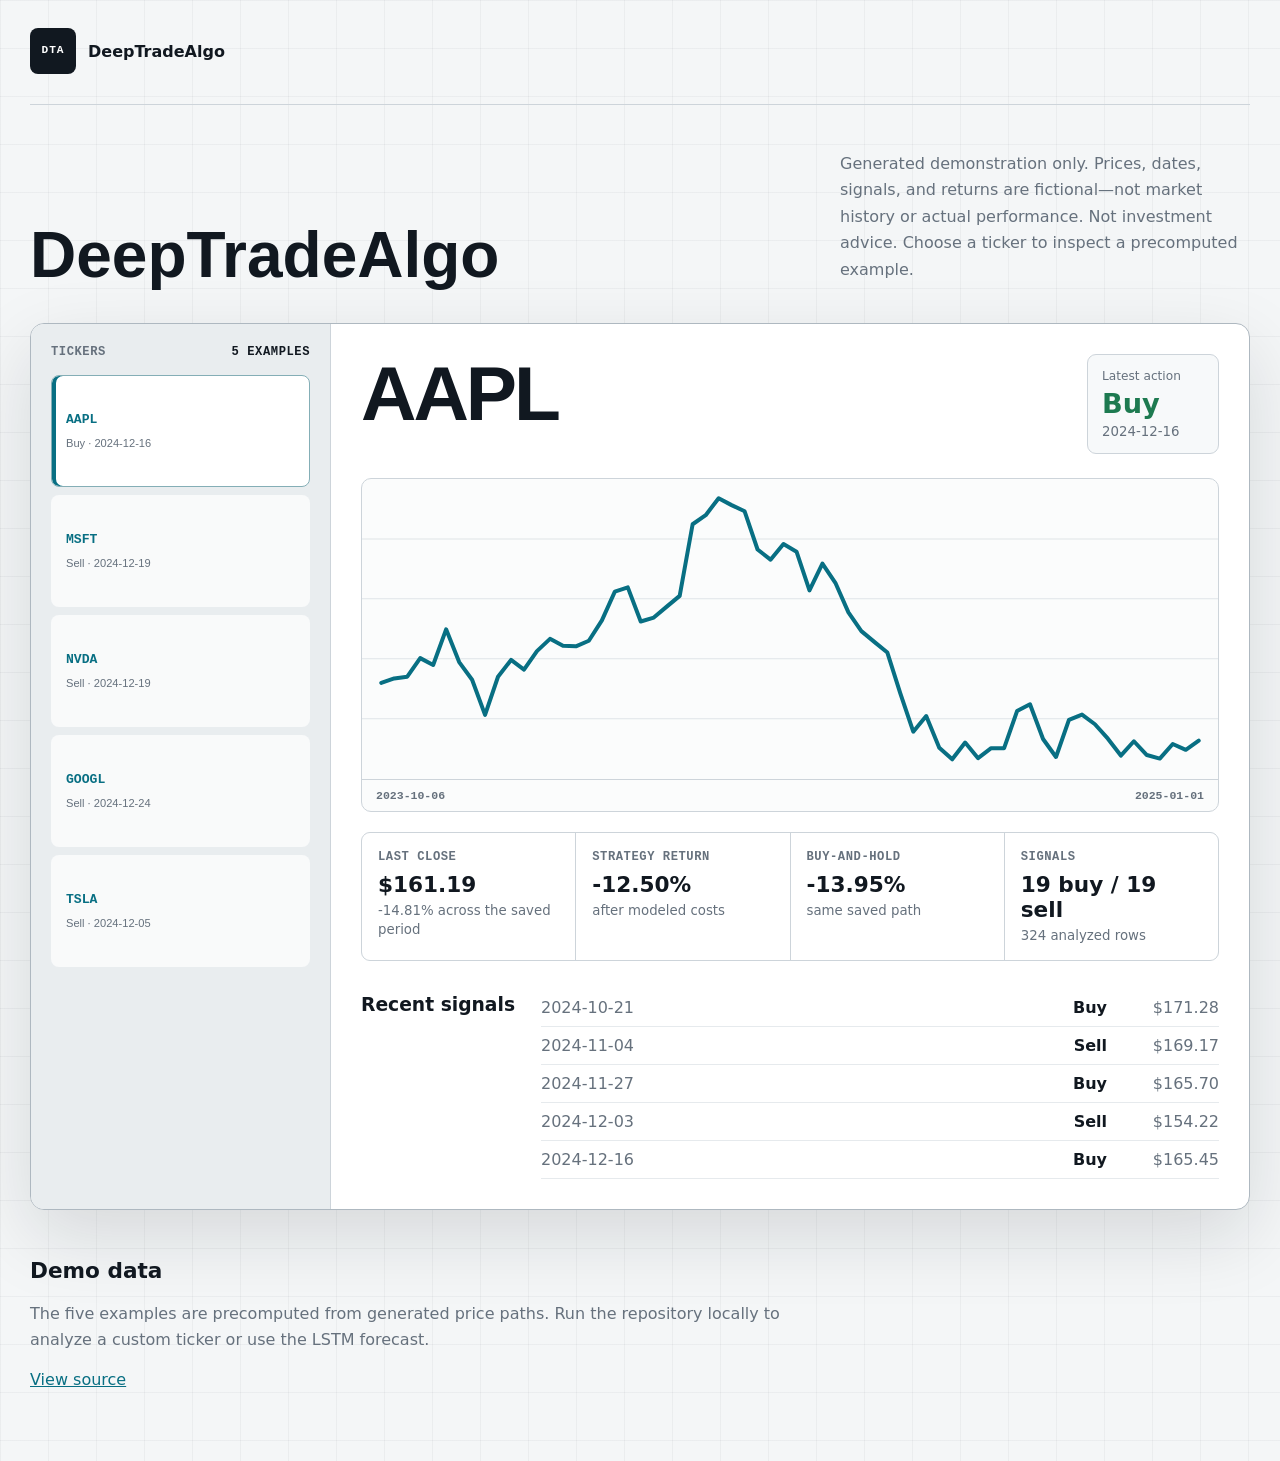
<file: docs/demo/index.html>
<!doctype html>
<html lang="en">
<head>
  <meta charset="utf-8">
  <meta name="viewport" content="width=device-width, initial-scale=1">
  <meta name="description" content="DeepTradeAlgo static demonstration using fictional, generated price paths and precomputed results.">
  <title>DeepTradeAlgo</title>
  <link rel="icon" href="data:,">
  <link rel="stylesheet" href="./styles.css">
  <script src="./app.js" defer></script>
</head>
<body>
  <main class="shell">
    <header class="masthead">
      <a class="brand" href="./" aria-label="DeepTradeAlgo home">
        <span class="brand-mark" aria-hidden="true">DTA</span>
        <span>DeepTradeAlgo</span>
      </a>
    </header>

    <section class="hero">
      <div>
        <h1>DeepTradeAlgo</h1>
      </div>
      <p class="hero-copy">Generated demonstration only. Prices, dates, signals, and returns are fictional—not market history or actual performance. Not investment advice. Choose a ticker to inspect a precomputed example.</p>
    </section>

    <section class="analysis-shell" aria-label="Five saved analyses">
      <nav class="analysis-rail" aria-label="Ticker selection">
        <div class="rail-heading">
          <span>Tickers</span>
          <strong>5 examples</strong>
        </div>
        <div id="analysis-list">
          <span class="loading">Loading analyses…</span>
        </div>
      </nav>

      <article class="analysis-panel" aria-live="polite">
        <header class="analysis-header">
          <div>
            <h2 id="ticker">—</h2>
          </div>
          <div id="signal" class="signal">
            <span>Latest action</span>
            <strong>—</strong>
            <small id="signal-date">—</small>
          </div>
        </header>

        <div class="chart-wrap">
          <svg id="price-chart" viewBox="0 0 800 280" role="img" aria-labelledby="chart-title chart-description">
            <title id="chart-title">Saved closing-price path</title>
            <desc id="chart-description">A line chart of deterministic generated closing prices.</desc>
            <g class="grid-lines" aria-hidden="true"></g>
            <polyline id="price-line" points=""></polyline>
          </svg>
          <div class="chart-range" aria-hidden="true"><span id="period-start">—</span><span id="period-end">—</span></div>
        </div>

        <dl class="metrics">
          <div><dt>Last close</dt><dd id="last-close">—</dd><small id="price-change">—</small></div>
          <div><dt>Strategy return</dt><dd id="strategy-return">—</dd><small>after modeled costs</small></div>
          <div><dt>Buy-and-hold</dt><dd id="benchmark-return">—</dd><small>same saved path</small></div>
          <div><dt>Signals</dt><dd id="signal-count">—</dd><small id="row-count">—</small></div>
        </dl>

        <section class="event-tape" aria-labelledby="event-heading">
          <div>
            <h3 id="event-heading">Recent signals</h3>
          </div>
          <ol id="event-list"></ol>
        </section>
      </article>
    </section>

    <section class="method">
      <h2>Demo data</h2>
      <p>The five examples are precomputed from generated price paths. Run the repository locally to analyze a custom ticker or use the LSTM forecast.</p>
      <a href="https://github.com/gauravsdama/deepTradeAlgo">View source</a>
    </section>
  </main>
</body>
</html>
</file>
<file: docs/demo/styles.css>
:root {
  color-scheme: light;
  --ink: #111820;
  --muted: #66717d;
  --paper: #f4f6f7;
  --surface: #ffffff;
  --line: #cdd4da;
  --cyan: #086f83;
  --cyan-soft: #d7eef2;
  --amber: #b66b08;
  --red: #ad3c35;
  --green: #1d7a50;
  --shadow: 0 26px 74px rgb(17 24 32 / 13%);
}

* { box-sizing: border-box; }

body {
  min-width: 320px;
  margin: 0;
  color: var(--ink);
  background:
    linear-gradient(90deg, rgb(17 24 32 / 4%) 1px, transparent 1px),
    linear-gradient(rgb(17 24 32 / 4%) 1px, transparent 1px),
    var(--paper);
  background-size: 48px 48px;
  font-family: "Avenir Next", Avenir, system-ui, -apple-system, sans-serif;
}

a { color: var(--cyan); }
a:focus-visible, button:focus-visible {
  outline: 3px solid rgb(8 111 131 / 28%);
  outline-offset: 3px;
}

.shell {
  width: min(1220px, calc(100% - 32px));
  margin: 0 auto;
  padding: 28px 0 72px;
}

.masthead, .brand, .hero, .analysis-header, .rail-heading, .chart-range {
  display: flex;
}

.masthead {
  align-items: center;
  justify-content: space-between;
  gap: 20px;
  padding-bottom: 30px;
}

.brand {
  align-items: center;
  gap: 12px;
  color: var(--ink);
  font-weight: 780;
  text-decoration: none;
}

.brand-mark {
  display: grid;
  width: 46px;
  height: 46px;
  place-items: center;
  border-radius: 8px;
  background: var(--ink);
  color: white;
  font: 750 0.7rem/1 ui-monospace, SFMono-Regular, Menlo, monospace;
  letter-spacing: 0.08em;
}

.mode, .kicker, .data-source, dt, .rail-heading, .event-tape > div span {
  color: var(--muted);
  font: 700 0.76rem/1.4 ui-monospace, SFMono-Regular, Menlo, monospace;
  letter-spacing: 0.045em;
  text-transform: uppercase;
}

.hero {
  align-items: end;
  justify-content: space-between;
  gap: 42px;
  padding: 46px 0 36px;
  border-top: 1px solid var(--line);
}

.kicker { margin: 0 0 14px; color: var(--cyan); }
h1, h2, h3, p { margin-top: 0; }
h1 {
  max-width: 760px;
  margin-bottom: 0;
  font-family: "Avenir Next Condensed", "Arial Narrow", sans-serif;
  font-size: clamp(2.4rem, 5vw, 4rem);
  font-weight: 750;
  letter-spacing: 0;
  line-height: 1;
}

.hero-copy {
  max-width: 410px;
  margin-bottom: 4px;
  color: var(--muted);
  font-size: 1rem;
  line-height: 1.65;
}

.analysis-shell {
  display: grid;
  grid-template-columns: 300px minmax(0, 1fr);
  min-height: 720px;
  overflow: hidden;
  border: 1px solid #aeb8c0;
  border-radius: 14px;
  background: var(--surface);
  box-shadow: var(--shadow);
}

.analysis-rail {
  padding: 20px;
  border-right: 1px solid var(--line);
  background: #e9edef;
}

.rail-heading {
  justify-content: space-between;
  margin-bottom: 14px;
}

.rail-heading strong { color: var(--ink); }

#analysis-list {
  display: grid;
  gap: 8px;
}

.analysis-button {
  width: 100%;
  min-height: 112px;
  border: 1px solid transparent;
  border-radius: 8px;
  padding: 14px;
  color: var(--ink);
  background: rgb(255 255 255 / 72%);
  text-align: left;
  cursor: pointer;
}

.analysis-button strong, .analysis-button small {
  display: block;
}

.analysis-button strong {
  margin-bottom: 7px;
  color: var(--cyan);
  font: 750 0.82rem/1.3 ui-monospace, SFMono-Regular, Menlo, monospace;
}
.analysis-button small { color: var(--muted); line-height: 1.35; }
.analysis-button:hover, .analysis-button.active {
  border-color: #84aeb6;
  background: var(--surface);
}
.analysis-button.active { box-shadow: inset 4px 0 0 var(--cyan); }

.analysis-panel {
  min-width: 0;
  padding: 30px;
}
.analysis-header {
  align-items: flex-start;
  justify-content: space-between;
  gap: 28px;
}

.analysis-header h2 {
  margin: 4px 0 8px;
  font-family: "Avenir Next Condensed", "Arial Narrow", sans-serif;
  font-size: clamp(2.7rem, 6vw, 5rem);
  letter-spacing: -0.04em;
  line-height: 0.92;
}

.signal {
  min-width: 132px;
  border: 1px solid var(--line);
  border-radius: 9px;
  padding: 14px;
  background: #f7f9fa;
}
.signal span { display: block; color: var(--muted); font-size: 0.76rem; }
.signal strong { display: block; margin-top: 5px; font-size: 1.7rem; }
.signal small { display: block; margin-top: 5px; color: var(--muted); }
.signal.buy strong { color: var(--green); }
.signal.sell strong { color: var(--red); }
.signal.no-action strong { color: var(--amber); }

.chart-wrap {
  margin-top: 24px;
  overflow: hidden;
  border: 1px solid var(--line);
  border-radius: 10px;
  background: #fbfcfc;
}

#price-chart { display: block; width: 100%; height: auto; }
.grid-lines line { stroke: #dfe5e8; stroke-width: 1; }
#price-line {
  fill: none;
  stroke: var(--cyan);
  stroke-linecap: round;
  stroke-linejoin: round;
  stroke-width: 4;
  vector-effect: non-scaling-stroke;
}

.chart-range {
  justify-content: space-between;
  padding: 10px 14px;
  border-top: 1px solid var(--line);
  color: var(--muted);
  font: 650 0.72rem/1 ui-monospace, SFMono-Regular, Menlo, monospace;
}

.metrics {
  display: grid;
  grid-template-columns: repeat(4, minmax(0, 1fr));
  gap: 1px;
  margin: 20px 0;
  overflow: hidden;
  border: 1px solid var(--line);
  border-radius: 9px;
  background: var(--line);
}

.metrics div { padding: 16px; background: var(--surface); }
.metrics dd { margin: 6px 0 3px; font-size: 1.35rem; font-weight: 780; }
.metrics small { color: var(--muted); }

.event-tape {
  display: grid;
  grid-template-columns: 160px minmax(0, 1fr);
  gap: 20px;
  padding-top: 8px;
}
.event-tape h3 { margin: 5px 0 0; }
.event-tape ol { margin: 0; padding: 0; list-style: none; }
.event-tape li {
  display: grid;
  grid-template-columns: 1fr 80px 100px;
  gap: 12px;
  padding: 9px 0;
  border-bottom: 1px solid #e6eaed;
}
.event-tape time, .event-tape span { color: var(--muted); }
.event-tape strong, .event-tape span { text-align: right; }

.method { max-width: 790px; padding-top: 48px; }
.method h2 { font-size: 1.35rem; }
.method p { color: var(--muted); line-height: 1.65; }
.loading, .error { color: var(--muted); line-height: 1.5; }
.error { color: var(--red); }

@media (max-width: 900px) {
  .hero { align-items: flex-start; flex-direction: column; }
  .analysis-shell { grid-template-columns: minmax(0, 1fr); }
  .analysis-rail { border-right: 0; border-bottom: 1px solid var(--line); }
  #analysis-list { grid-template-columns: repeat(5, minmax(180px, 1fr)); overflow-x: auto; }
  .analysis-button { min-height: 124px; }
}

@media (max-width: 650px) {
  .shell { width: min(100% - 20px, 1220px); padding-top: 16px; }
  .mode { max-width: 100px; text-align: right; }
  .hero { padding-top: 28px; }
  .analysis-panel { padding: 22px 16px; }
  .analysis-header { flex-direction: column; }
  .signal { width: 100%; }
  .metrics { grid-template-columns: repeat(2, minmax(0, 1fr)); }
  .event-tape { grid-template-columns: 1fr; }
  .event-tape li { grid-template-columns: 1fr 70px 92px; font-size: 0.86rem; }
}

@media (prefers-reduced-motion: no-preference) {
  .analysis-button { transition: border-color 140ms ease, background-color 140ms ease; }
}
</file>
